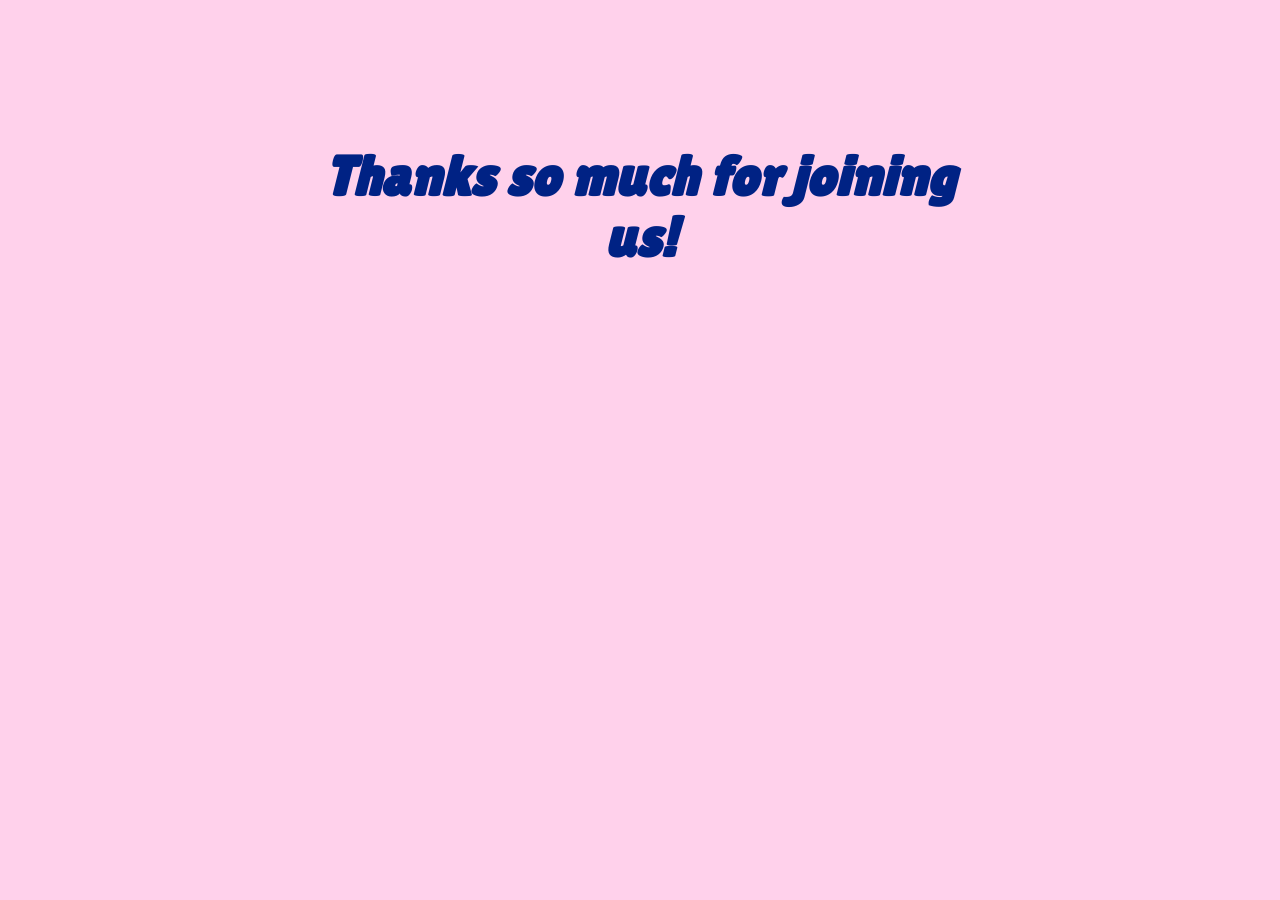
<file: index.html>
<!doctype html>
<html lang="en">

<head>
  <meta charset="utf-8">
  <meta name="viewport" content="width=device-width, initial-scale=1.0">
  <link rel="stylesheet" href="/style.css">
  <link rel="preconnect" href="https://fonts.googleapis.com">
  <link rel="preconnect" href="https://fonts.gstatic.com" crossorigin>
  <link
    href="https://fonts.googleapis.com/css2?family=Merriweather:ital,opsz,wght@0,18..144,300..900;1,18..144,300..900&display=swap"
    rel="stylesheet">
  <title>Ilona and Julia's Wedding</title>
</head>

<body>
  <h1><strong>Thanks so much for joining us!</h1>
</body>
</file>
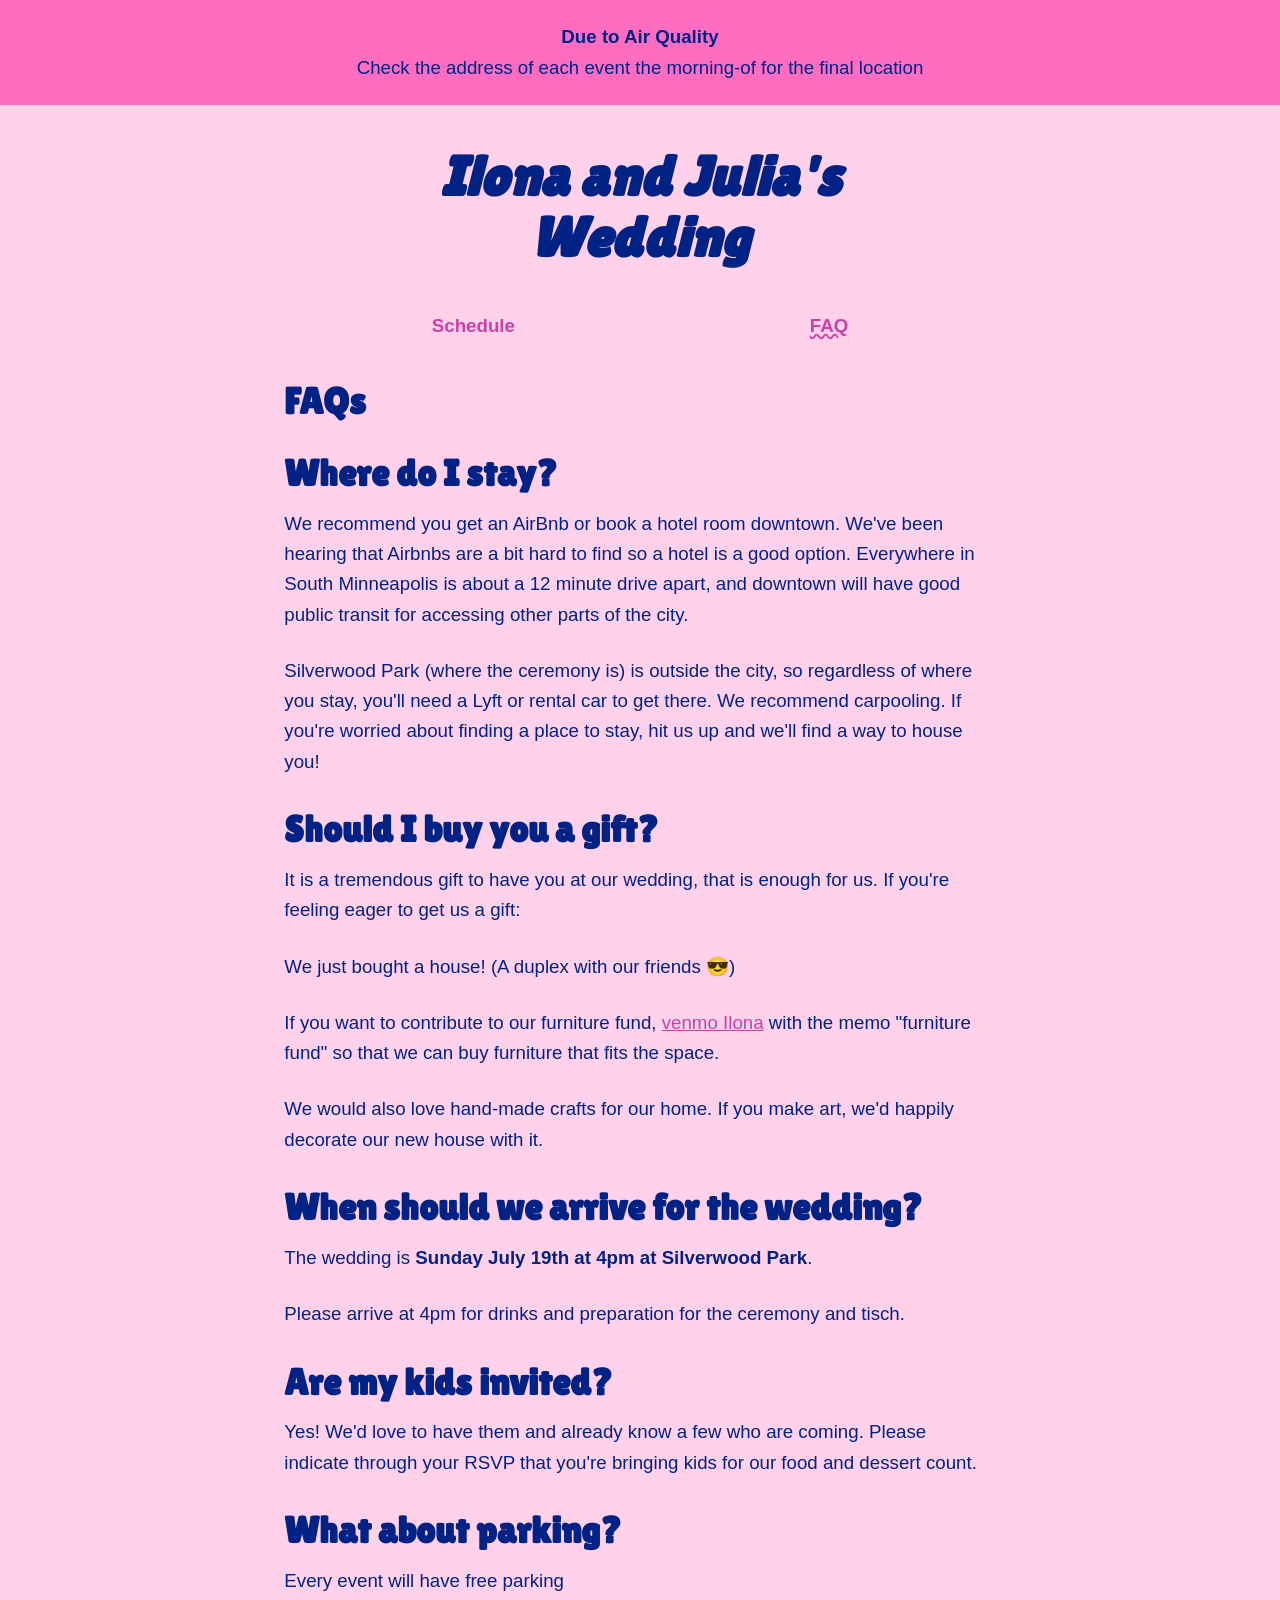
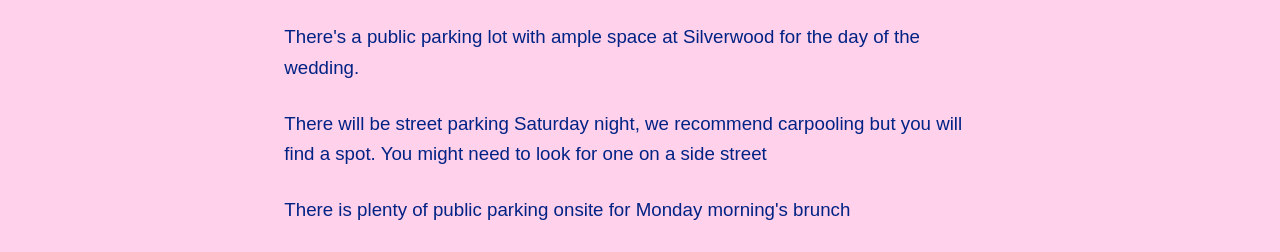
<file: faq.html>
<!doctype html>
<html lang="en">

<head>
  <meta charset="utf-8">
  <meta name="viewport" content="width=device-width, initial-scale=1.0">
  <link rel="stylesheet" href="/style.css">
  <link rel="preconnect" href="https://fonts.googleapis.com">
  <link rel="preconnect" href="https://fonts.gstatic.com" crossorigin>
  <link
    href="https://fonts.googleapis.com/css2?family=Merriweather:ital,opsz,wght@0,18..144,300..900;1,18..144,300..900&display=swap"
    rel="stylesheet">
  <title>Ilona and Julia's Wedding</title>
</head>

<body>
  <span class="weather-banner">
    <p><strong>Due to Air Quality</strong></p>
    <p>Check the address of each event the morning-of for the final location</p>
  </span>
  </div>
  <h1><strong>Ilona and Julia's<br/> Wedding</strong></h1>
  <nav>
    <li><a href="/" class="not-current">Schedule</a></li>
    <li><a href="/faq.html" class="current">FAQ</a></li>
  </nav>
  <h2>FAQs</h2>
  <h2>Where do I stay?</h2>
  <p>
    We recommend you get an AirBnb or book a hotel room downtown. We've been hearing that Airbnbs are a bit hard to find so a hotel is a good option.
    Everywhere in South Minneapolis is about a 12 minute drive apart, and downtown will have good public transit for accessing other parts of the city.
  </p>
  <p>
    Silverwood Park (where the ceremony is) is outside the city, so regardless of where you stay, you'll need a Lyft or rental car to get there. We recommend carpooling.
    If you're worried about finding a place to stay, hit us up and we'll find a way to
    house you!
  </p>
  <h2>Should I buy you a gift?</h2>
  <p>
    It is a tremendous gift to have you at our wedding, that is enough for us. If you're feeling eager to get us a gift:
  </p>
  <p>We just bought a house! (A duplex with our friends 😎)</p>
  <p>
    If you want to contribute to our furniture fund,
   <a href="https://account.venmo.com/u/ilb2022">venmo Ilona</a> with the memo "furniture fund" so that we can buy furniture that fits the space.
  </p>
  <p>
    We would also love hand-made crafts for our home. If you make art, we'd happily decorate our new house with it.
  </p>
  <h2>When should we arrive for the wedding?</h2>
  <p>The wedding is <b>Sunday July 19th at 4pm at Silverwood Park</b>. </p>
  <p>Please arrive at 4pm for drinks and preparation for the ceremony and tisch.</p>
  
  <h2>Are my kids invited?</h2>
  <p>Yes! We'd love to have them and already know a few who are coming. Please indicate through your RSVP that you're bringing kids for our food and dessert count.</p>

  <h2>What about parking?</h2>
  <p>Every event will have free parking</p>
  <p>There's a public parking lot with ample space at Silverwood for the day of the wedding.</p>
  <p>There will be street parking Saturday night, we recommend carpooling but you will find a spot. You might need to look for one on a side street</p>
  <p>There is plenty of public parking onsite for Monday morning's brunch</p>
</body>
</file>
<file: style.css>
/* Sakura.css v1.5.0
 * ================
 * Minimal css theme.
 * Project: https://github.com/oxalorg/sakura/
 */
@import url('https://fonts.googleapis.com/css2?family=Lilita+One&display=swap');

 :root {
  --hover-accent-color: #ff6dc0; /* Define the hover color variable */
  --accent-color: #cc40a7;
  --background-color: #ffd1eb;
  --text-color: #002284;
  --text-color-less-opacity: #00218446;
}

/* Body */
html {
  font-size: 65%;
}

body {
  font-size: 1.8rem;
  font-family: Arial, sans-serif;
  line-height: 1.618;
  max-width: 38em;
  margin: auto;
  color: var(--text-color);
  background-color: var(--background-color);
  padding-left: 16px;
  padding-right: 16px;
  overflow-x: hidden;
}

.weather-banner {
  padding: 1.2em;
  margin-left: 0px;
  background: var(--hover-accent-color);
  color: var(--text-color);
  width: 100vw;
  text-align: center;
  position: absolute;
  top: 0px;
  left: 0px;
  box-sizing: border-box;
}

.weather-banner p {
  margin: 0px;
}

.done {
  opacity: 0.5;
}

.you-are-here {
  position: relative;
  left: -15rem;
  top: 41.5rem;
  display: block;
}

@media (max-width: 684px) {
  body {
    font-size: 1.53rem;
  }
  .you-are-here {
    display: none;
  }
}
@media (max-width: 382px) {
  .you-are-here {
    display: none;
  }

  body {
    font-size: 1.35rem;
  }
}
h1,
h2,
h3,
h4,
h5,
h6 {
  line-height: 1.1;
  font-family: "Lilita One";
  font-weight: 600;
  margin-top: 3rem;
  margin-bottom: 1.5rem;
  overflow-wrap: break-word;
  word-wrap: break-word;
  -ms-word-break: break-all;
  word-break: break-word;
}

h1 {
  font-size: 3em;
  text-align: center;
  margin-bottom: 4rem;
  margin-top: 14rem;
  font-style: italic;
  font-weight: 100;
}

h2 {
  font-size: 2em;
}

h3 {
  font-size: 1.75em;
  text-align: center;
}

h4 {
  font-size: 1.5em;
}

h5 {
  font-size: 1.25em;
}

h6 {
  font-size: 1em;
  text-align: center;
  margin-top: 0.5rem;
  margin-bottom: 0.5rem;
}

p {
  margin-top: 0px;
  margin-bottom: 2.5rem;
}

small,
sub,
sup {
  font-size: 75%;
}

hr {
  border-color: var(--accent-color);
}

a, a:visited {
  text-decoration: underline;
  color: var(--accent-color);
}

td a, td a:visited {
  color: var(--text-color);
}

ul {
  padding-left: 1.4em;
  margin-top: 0px;
  margin-bottom: 2.5rem;
}

li {
  margin-bottom: 0.4em;
}

img,
video {
  height: auto;
  max-width: 100%;
  margin-top: 0px;
  margin-bottom: 2.5rem;
  border-radius: 25px;
}

/* Pre and Code */
pre {
  background-color: #f1f1f1;
  display: block;
  padding: 1em;
  overflow-x: auto;
  margin-top: 0px;
  margin-bottom: 2.5rem;
  font-size: 0.9em;
}

code,
kbd,
samp {
  font-size: 0.9em;
  padding: 0 0.5em;
  background-color: #f1f1f1;
  white-space: pre-wrap;
}

pre > code {
  padding: 0;
  background-color: transparent;
  white-space: pre;
  font-size: 1em;
}

/* Tables */
table {
  text-align: left-align;
  width: 100%;
  border-collapse: collapse;
  margin-bottom: 2rem;
}

td,
th {
  padding: 0.5em;
  border-bottom: 1px solid var(--text-color-less-opacity);
}

label,
legend,
fieldset {
  display: block;
  margin-bottom: 0.5rem;
  font-weight: 600;
}

nav {
  display: flex;
  justify-content: space-around;
  list-style-type: none;
}

nav a {
  font-weight: bold;
}

nav .not-current {
  text-decoration: none;
}

nav .current {
  text-decoration-style: wavy;
}

/* Side Panel */
.side-panel {
  position: fixed;
  top: 0;
  right: -282px; /* width (280px) + shadow offset (2px) */
  width: 280px;
  height: 100%;
  background-color: #f5f3ed; /* Match body background */
  box-shadow: -2px 0 5px rgba(0, 0, 0, 0.1);
  transition: right 0.3s ease-in-out;
  z-index: 1000; /* Below hamburger when closed, but above content */
  padding: 20px;
  padding-top: 60px; /* Space for close button */
  overflow-y: auto;
  box-sizing: border-box; /* Ensure padding is within the width */
}

.side-panel.open {
  right: 0; /* Slide in */
}

.side-panel .close-btn {
  position: absolute;
  top: 15px;
  right: 15px;
  background-color: transparent;
  border: none;
  cursor: pointer;
  padding: 0;
  width: 48px;
  height: 48px;
  display: flex;
  align-items: center;
  justify-content: center;
  border-radius: 50%;
  transition: background-color 0.3s ease-in-out;
}

.side-panel .close-btn:hover {
  background-color: var(--hover-accent-color);
}

.side-panel .close-btn svg.close-icon {
  width: 75%;
  height: 75%;
}

#side-panel-nav a {
  display: block;
  padding: 10px 0;
  color: var(--accent-color);
  text-decoration: none;
  font-size: 1.6rem;
  border-bottom: 1px solid #e0e0e0;
}

#side-panel-nav a:hover {
  color: var(--hover-accent-color);
}
</file>
